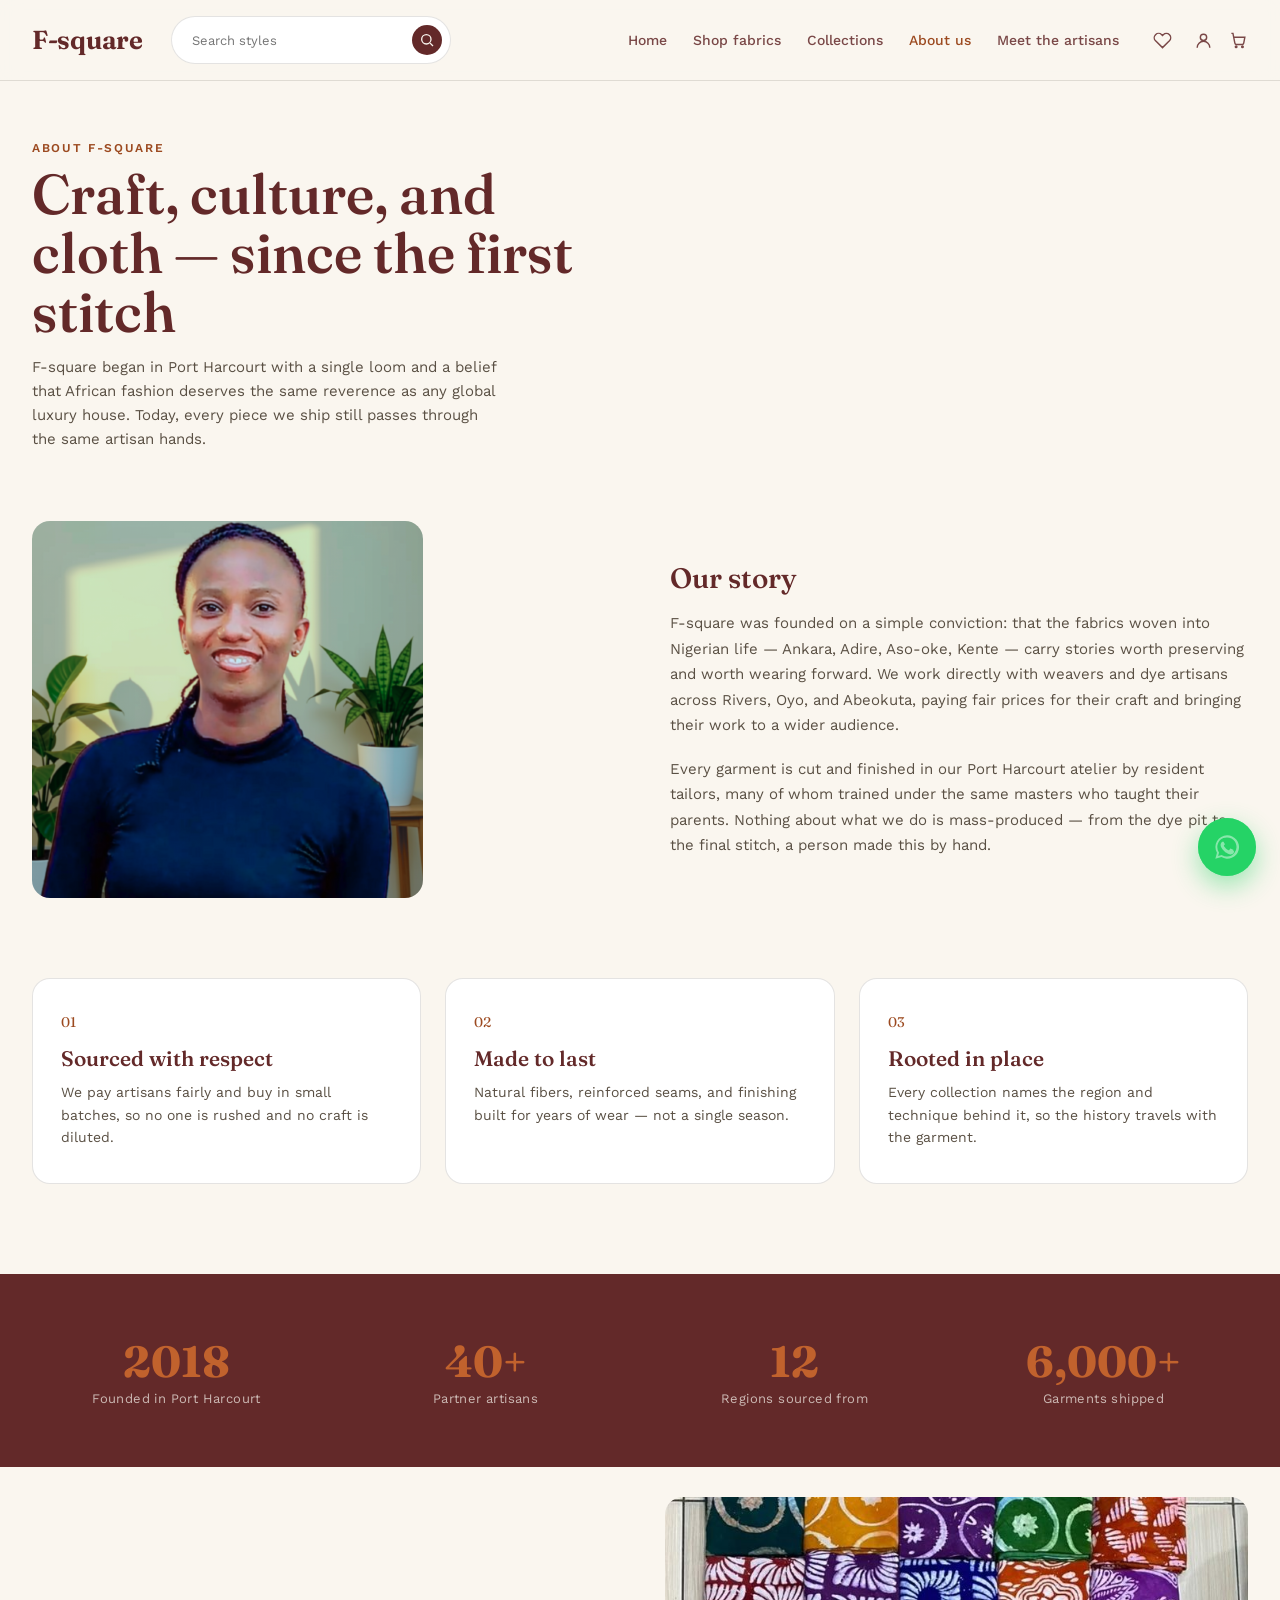
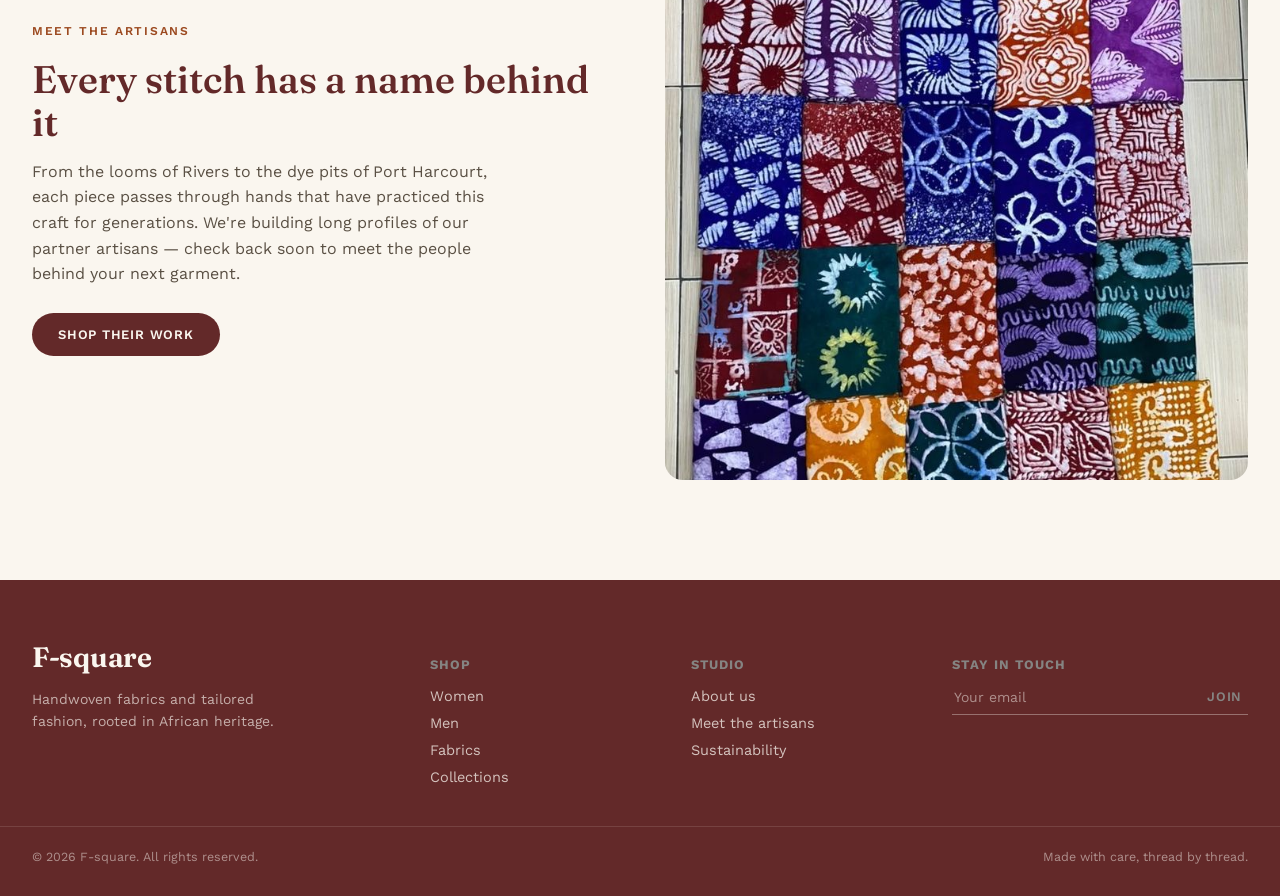
<file: about.html>
<!DOCTYPE html>
<html lang="en">
<head>
<meta charset="UTF-8">
<meta name="viewport" content="width=device-width, initial-scale=1.0">
<title>About us — F-square</title>
<link rel="preconnect" href="https://fonts.googleapis.com">
<link rel="preconnect" href="https://fonts.gstatic.com" crossorigin>
<link href="https://fonts.googleapis.com/css2?family=Fraunces:opsz,wght@9..144,300;9..144,450;9..144,560;9..144,650&family=Work+Sans:wght@400;500;600;700&display=swap" rel="stylesheet">
<link rel="stylesheet" href="style.css">
</head>
<body>
  <!-- Preloader -->
<div id="preloader">
  <div class="preloader-content">
    <h1 class="preloader-logo">F-square</h1>
    <div class="preloader-bar"></div>
  </div>
</div>

<header class="nav" id="nav">
  <div class="nav__inner">
    <a href="index.html" class="logo">F-square</a>
    <div class="nav__search">
  <!-- Added id="navSearchInput" -->
  <input type="text" id="navSearchInput" placeholder="Search styles" aria-label="Search styles">
  <button aria-label="Search" id="navSearchBtn">
    <svg width="16" height="16" viewBox="0 0 24 24" fill="none" stroke="currentColor" stroke-width="2"><circle cx="11" cy="11" r="7"/><line x1="21" y1="21" x2="16.65" y2="16.65"/></svg>
  </button>
</div>
    <nav class="nav__links">
      <a href="index.html">Home</a>
      <a href="shop.html">Shop fabrics</a>
      <a href="shop.html">Collections</a>
      <a href="about.html" class="is-active">About us</a>
      <a href="#artisans">Meet the artisans</a>
    </nav>
    <div class="nav__icons">
      <button aria-label="Wishlist"><svg width="19" height="19" viewBox="0 0 24 24" fill="none" stroke="currentColor" stroke-width="1.8"><path d="M20.8 4.6a5.5 5.5 0 0 0-7.8 0L12 5.6l-1-1a5.5 5.5 0 0 0-7.8 7.8l1 1L12 21l7.8-7.8 1-1a5.5 5.5 0 0 0 0-7.6z"/></svg></button>
      <a href="login.html" data-account-link aria-label="Account"><svg width="19" height="19" viewBox="0 0 24 24" fill="none" stroke="currentColor" stroke-width="1.8"><circle cx="12" cy="8" r="4"/><path d="M4 21c0-4.4 3.6-8 8-8s8 3.6 8 8"/></svg></a>
      <a href="cart.html" aria-label="Cart">
        <svg width="19" height="19" viewBox="0 0 24 24" fill="none" stroke="currentColor" stroke-width="1.8"><path d="M3 3h2l2.4 12.4a2 2 0 0 0 2 1.6h7.2a2 2 0 0 0 2-1.6L20 8H6"/><circle cx="9" cy="20" r="1"/><circle cx="17" cy="20" r="1"/></svg>
        <span class="nav__cart-count is-hidden" data-cart-count>0</span>
      </a>
    </div>
    <button class="nav__burger" id="burger" aria-label="Menu"><span></span><span></span><span></span></button>
  </div>
</header>

<main>
  <div class="page-header">
    <span class="eyebrow">About F-square</span>
    <h1>Craft, culture, and cloth — since the first stitch</h1>
    <p>F-square began in Port Harcourt with a single loom and a belief that African fashion deserves the same reverence as any global luxury house. Today, every piece we ship still passes through the same artisan hands.</p>
  </div>

  <section class="about-story">
    <img src="Pics/Pics/Untitled design.png" alt="Artisan at the loom">
    <div class="about-story__copy">
      <h2 style="font-size:28px;margin-bottom:16px;">Our story</h2>
      <p>F-square was founded on a simple conviction: that the fabrics woven into Nigerian life — Ankara, Adire, Aso-oke, Kente — carry stories worth preserving and worth wearing forward. We work directly with weavers and dye artisans across Rivers, Oyo, and Abeokuta, paying fair prices for their craft and bringing their work to a wider audience.</p>
      <p>Every garment is cut and finished in our Port Harcourt atelier by resident tailors, many of whom trained under the same masters who taught their parents. Nothing about what we do is mass-produced — from the dye pit to the final stitch, a person made this by hand.</p>
    </div>
  </section>

  <section class="about-values">
    <div class="value-card">
      <span class="value-num">01</span>
      <h3>Sourced with respect</h3>
      <p>We pay artisans fairly and buy in small batches, so no one is rushed and no craft is diluted.</p>
    </div>
    <div class="value-card">
      <span class="value-num">02</span>
      <h3>Made to last</h3>
      <p>Natural fibers, reinforced seams, and finishing built for years of wear — not a single season.</p>
    </div>
    <div class="value-card">
      <span class="value-num">03</span>
      <h3>Rooted in place</h3>
      <p>Every collection names the region and technique behind it, so the history travels with the garment.</p>
    </div>
  </section>

  <section class="about-stats">
    <div class="about-stats__grid">
      <div><strong>2018</strong><span>Founded in Port Harcourt</span></div>
      <div><strong>40+</strong><span>Partner artisans</span></div>
      <div><strong>12</strong><span>Regions sourced from</span></div>
      <div><strong>6,000+</strong><span>Garments shipped</span></div>
    </div>
  </section>

  <section class="artisans" id="artisans">
    <div class="artisans__copy">
      <span class="eyebrow">Meet the artisans</span>
      <h2>Every stitch has a name behind it</h2>
      <p>From the looms of Rivers to the dye pits of Port Harcourt, each piece passes through hands that have practiced this craft for generations. We're building long profiles of our partner artisans — check back soon to meet the people behind your next garment.</p>
      <a href="shop.html" class="btn btn--dark">Shop their work</a>
    </div>
    <div class="artisans__img">
      <img src="Pics/Pics/✨Hello Stylish Fam ✨😊 Handmade, authentic….jpg" alt="Tailor cutting fabric">
    </div>
  </section>
</main>

<footer class="footer">
  <div class="footer__grid">
    <div class="footer__col footer__brand">
      <span class="logo logo--light">F-square</span>
      <p>Handwoven fabrics and tailored fashion, rooted in African heritage.</p>
    </div>
    <a class="whatsapp-float" href="https://wa.me/2348000000000?text=Hi%20F-square%2C%20I%27d%20like%20to%20ask%20about%20your%20fabrics" target="_blank" rel="noopener" aria-label="Chat with us on WhatsApp">
      <span class="whatsapp-float__ping"></span>
      <svg viewBox="0 0 24 24" fill="currentColor"><path d="M17.5 14.4c-.3-.1-1.7-.9-2-1-.3-.1-.5-.1-.7.1-.2.3-.8 1-.9 1.1-.2.2-.3.2-.6.1-.3-.1-1.2-.5-2.3-1.5-.9-.8-1.4-1.7-1.6-2-.2-.3 0-.5.1-.6.1-.1.3-.3.4-.5.1-.1.2-.3.3-.5.1-.2 0-.4 0-.5C10 9.8 9.5 8.5 9.3 8c-.2-.5-.4-.4-.6-.4h-.5c-.2 0-.5.1-.7.3-.3.3-1 1-1 2.4s1 2.8 1.2 3c.1.2 2 3 4.8 4.3.7.3 1.2.5 1.6.6.7.2 1.3.2 1.8.1.5-.1 1.7-.7 1.9-1.4.2-.7.2-1.2.2-1.4-.1-.1-.3-.2-.6-.3z"/><path d="M12 2a10 10 0 0 0-8.6 15L2 22l5.2-1.4A10 10 0 1 0 12 2zm0 18.2a8.2 8.2 0 0 1-4.2-1.1l-.3-.2-3.1.8.8-3-.2-.3A8.2 8.2 0 1 1 12 20.2z"/></svg>
    </a>
    <div class="footer__col">
      <h4>Shop</h4>
      <a href="shop.html?category=women">Women</a>
      <a href="shop.html?category=men">Men</a>
      <a href="shop.html?category=fabric">Fabrics</a>
      <a href="shop.html">Collections</a>
    </div>
    <div class="footer__col">
      <h4>Studio</h4>
      <a href="about.html">About us</a>
      <a href="#artisans">Meet the artisans</a>
      <a href="#">Sustainability</a>
    </div>
    <div class="footer__col">
      <h4>Stay in touch</h4>
      <form id="newsletter" class="footer__form" onsubmit="return false;">
        <input type="email" placeholder="Your email" required>
        <button type="submit">Join</button>
      </form>
    </div>
  </div>
  <div class="footer__bottom">
    <span>© 2026 F-square. All rights reserved.</span>
    <span>Made with care, thread by thread.</span>
  </div>
</footer>

<script src="products.js"></script>
<script src="cart.js"></script>
<script src="nav.js"></script>
<script src="search.js"></script>

<script>
  // This logic runs as soon as the script is reached, 
  // ignoring whether images are broken or still loading.
  (function() {
    const preloader = document.getElementById('preloader');
    
    if (preloader) {
      // 1. Force a fade after 1 second no matter what
      setTimeout(() => {
        preloader.style.transition = "opacity 0.6s ease";
        preloader.style.opacity = "0";
        
        // 2. Remove it from view so you can click buttons
        setTimeout(() => {
          preloader.style.display = "none";
          preloader.style.visibility = "hidden";
        }, 600);
      }, 1000); 
    }
  })();
</script>
</body>
</html>
</file>
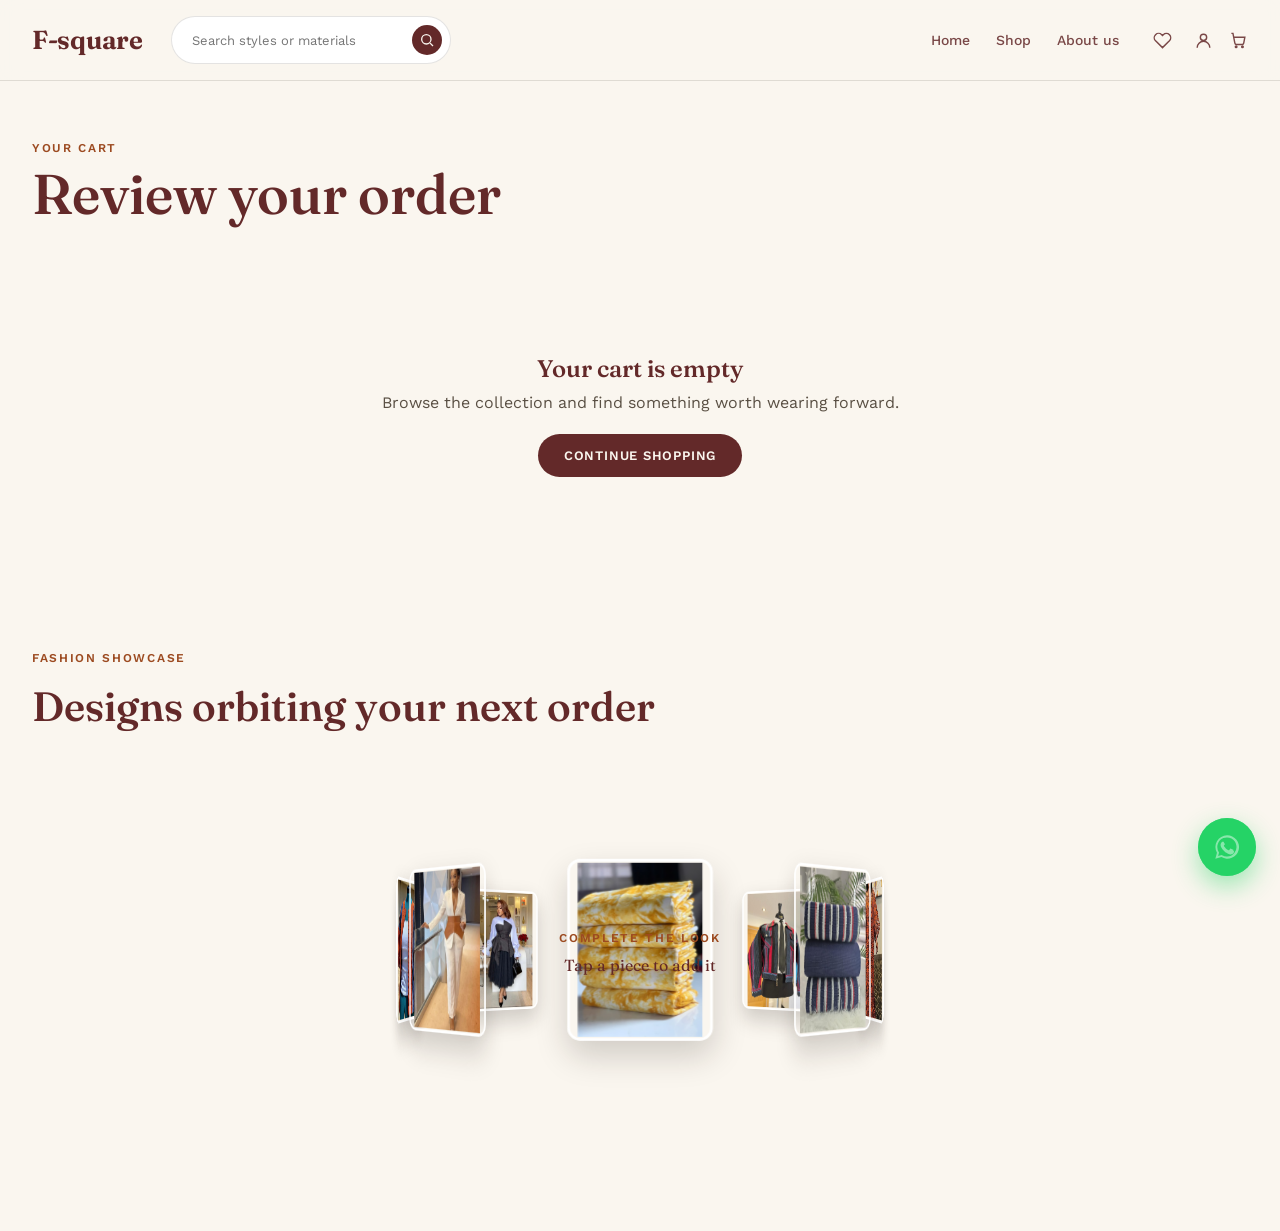
<file: cart.html>
<!DOCTYPE html>
<html lang="en">
<head>
<meta charset="UTF-8">
<meta name="viewport" content="width=device-width, initial-scale=1.0">
<title>Your cart — F-square</title>
<link rel="preconnect" href="https://fonts.googleapis.com">
<link rel="preconnect" href="https://fonts.gstatic.com" crossorigin>
<link href="https://fonts.googleapis.com/css2?family=Fraunces:opsz,wght@9..144,300;9..144,450;9..144,560;9..144,650&family=Work+Sans:wght@400;500;600;700&display=swap" rel="stylesheet">
<link rel="stylesheet" href="style.css">
</head>
<body>
  <!-- Preloader -->
<div id="preloader">
  <div class="preloader-content">
    <h1 class="preloader-logo">F-square</h1>
    <div class="preloader-bar"></div>
  </div>
</div>

<header class="nav" id="nav">
  <div class="nav__inner">
    <a href="index.html" class="logo">F-square</a>
    <div class="nav__search">
      <input type="text" id="navSearchInput" placeholder="Search styles or materials" aria-label="Search styles">
      <button aria-label="Search" id="navSearchBtn">
        <svg width="16" height="16" viewBox="0 0 24 24" fill="none" stroke="currentColor" stroke-width="2"><circle cx="11" cy="11" r="7"/><line x1="21" y1="21" x2="16.65" y2="16.65"/></svg>
      </button>
    </div>
    <nav class="nav__links">
      <a href="index.html">Home</a>
      <a href="shop.html">Shop</a>
      <a href="about.html">About us</a>
    </nav>
    <div class="nav__icons">
      <button aria-label="Wishlist"><svg width="19" height="19" viewBox="0 0 24 24" fill="none" stroke="currentColor" stroke-width="1.8"><path d="M20.8 4.6a5.5 5.5 0 0 0-7.8 0L12 5.6l-1-1a5.5 5.5 0 0 0-7.8 7.8l1 1L12 21l7.8-7.8 1-1a5.5 5.5 0 0 0 0-7.6z"/></svg></button>
      <a href="login.html" data-account-link aria-label="Account"><svg width="19" height="19" viewBox="0 0 24 24" fill="none" stroke="currentColor" stroke-width="1.8"><circle cx="12" cy="8" r="4"/><path d="M4 21c0-4.4 3.6-8 8-8s8 3.6 8 8"/></svg></a>
      <a href="cart.html" aria-label="Cart" class="is-active">
        <svg width="19" height="19" viewBox="0 0 24 24" fill="none" stroke="currentColor" stroke-width="1.8"><path d="M3 3h2l2.4 12.4a2 2 0 0 0 2 1.6h7.2a2 2 0 0 0 2-1.6L20 8H6"/><circle cx="9" cy="20" r="1"/><circle cx="17" cy="20" r="1"/></svg>
        <span class="nav__cart-count" data-cart-count>0</span>
      </a>
    </div>
  </div>
</header>

<main>
  <div class="page-header">
    <span class="eyebrow">Your cart</span>
    <h1>Review your order</h1>
  </div>

  <div class="cart-layout" id="cartLayout">
    <!-- Content injected by cart.js -->
  </div>
  <a class="whatsapp-float" href="https://wa.me/2348000000000?text=Hi%20F-square%2C%20I%27d%20like%20to%20ask%20about%20your%20fabrics" target="_blank" rel="noopener" aria-label="Chat with us on WhatsApp">
        <span class="whatsapp-float__ping"></span>
        <svg viewBox="0 0 24 24" fill="currentColor"><path d="M17.5 14.4c-.3-.1-1.7-.9-2-1-.3-.1-.5-.1-.7.1-.2.3-.8 1-.9 1.1-.2.2-.3.2-.6.1-.3-.1-1.2-.5-2.3-1.5-.9-.8-1.4-1.7-1.6-2-.2-.3 0-.5.1-.6.1-.1.3-.3.4-.5.1-.1.2-.3.3-.5.1-.2 0-.4 0-.5C10 9.8 9.5 8.5 9.3 8c-.2-.5-.4-.4-.6-.4h-.5c-.2 0-.5.1-.7.3-.3.3-1 1-1 2.4s1 2.8 1.2 3c.1.2 2 3 4.8 4.3.7.3 1.2.5 1.6.6.7.2 1.3.2 1.8.1.5-.1 1.7-.7 1.9-1.4.2-.7.2-1.2.2-1.4-.1-.1-.3-.2-.6-.3z"/><path d="M12 2a10 10 0 0 0-8.6 15L2 22l5.2-1.4A10 10 0 1 0 12 2zm0 18.2a8.2 8.2 0 0 1-4.2-1.1l-.3-.2-3.1.8.8-3-.2-.3A8.2 8.2 0 1 1 12 20.2z"/></svg>
      </a>  
  <section class="fashion-orbit-section">
    <div class="track-heading">
      <span class="eyebrow">Fashion showcase</span>
      <h2>Designs orbiting your next order</h2>
    </div>
    <div id="fashionOrbit"><!-- Content injected by cart.js --></div>
  </section>
</main>

<script src="products.js"></script>
<script src="cart.js"></script>
<script src="search.js"></script>

<script>
  // This logic runs as soon as the script is reached, 
  // ignoring whether images are broken or still loading.
  (function() {
    const preloader = document.getElementById('preloader');
    
    if (preloader) {
      // 1. Force a fade after 1 second no matter what
      setTimeout(() => {
        preloader.style.transition = "opacity 0.6s ease";
        preloader.style.opacity = "0";
        
        // 2. Remove it from view so you can click buttons
        setTimeout(() => {
          preloader.style.display = "none";
          preloader.style.visibility = "hidden";
        }, 600);
      }, 1000); 
    }
  })();
</script>
</body>
</html>
</file>
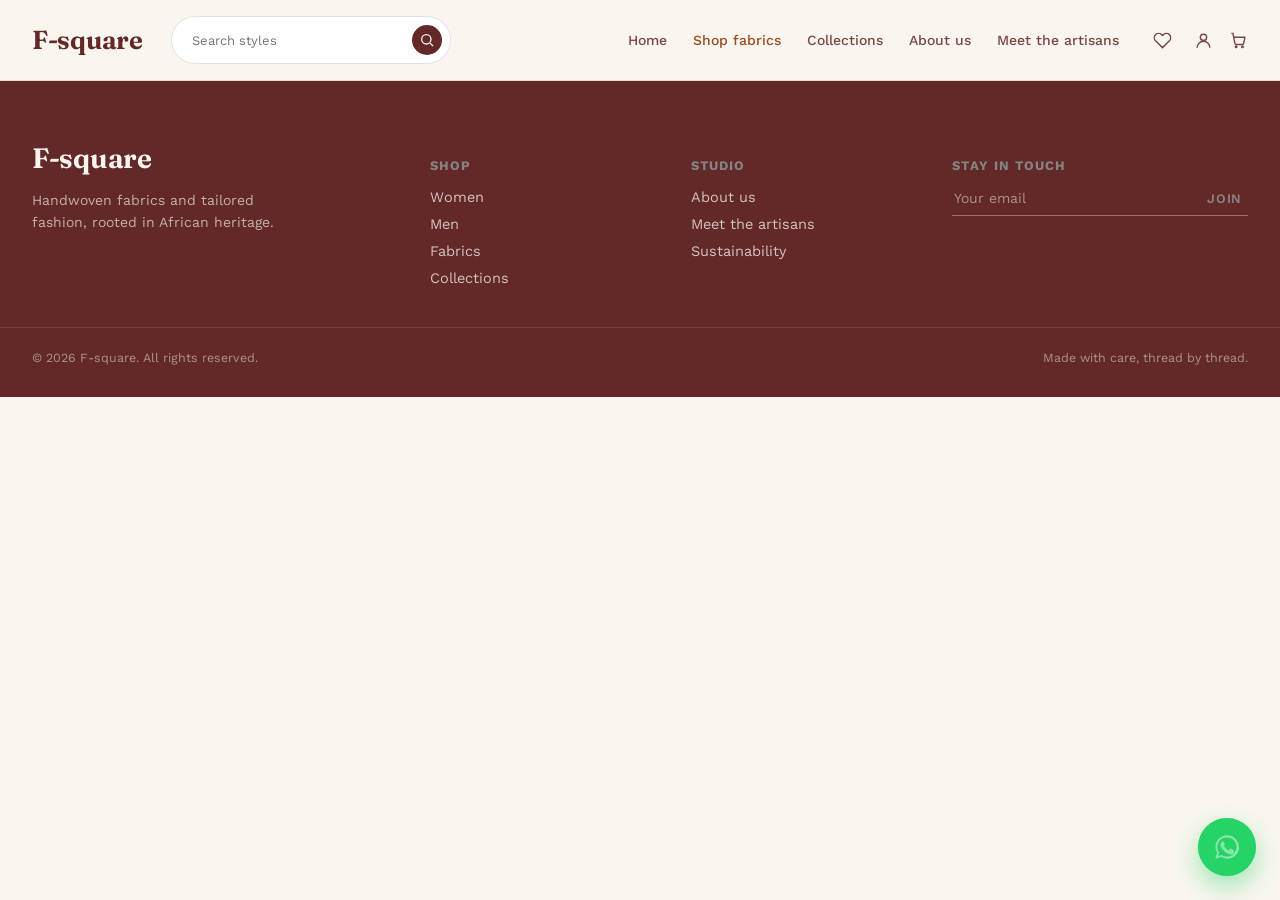
<file: product.html>
<!DOCTYPE html>
<html lang="en">
<head>
<meta charset="UTF-8">
<meta name="viewport" content="width=device-width, initial-scale=1.0">
<title>Product — F-square</title>
<link rel="preconnect" href="https://fonts.googleapis.com">
<link rel="preconnect" href="https://fonts.gstatic.com" crossorigin>
<link href="https://fonts.googleapis.com/css2?family=Fraunces:opsz,wght@9..144,300;9..144,450;9..144,560;9..144,650&family=Work+Sans:wght@400;500;600;700&display=swap" rel="stylesheet">
<link rel="stylesheet" href="style.css">
</head>
<body>
<!-- Preloader -->
<div id="preloader">
  <div class="preloader-content">
    <h1 class="preloader-logo">F-square</h1>
    <div class="preloader-bar"></div>
  </div>
</div>
<header class="nav" id="nav">
  <div class="nav__inner">
    <a href="index.html" class="logo">F-square</a>
    <div class="nav__search">
  <!-- Added id="navSearchInput" -->
  <input type="text" id="navSearchInput" placeholder="Search styles" aria-label="Search styles">
  <button aria-label="Search" id="navSearchBtn">
    <svg width="16" height="16" viewBox="0 0 24 24" fill="none" stroke="currentColor" stroke-width="2"><circle cx="11" cy="11" r="7"/><line x1="21" y1="21" x2="16.65" y2="16.65"/></svg>
  </button>
</div>
    <nav class="nav__links">
      <a href="index.html">Home</a>
      <a href="shop.html" class="is-active">Shop fabrics</a>
      <a href="shop.html">Collections</a>
      <a href="about.html">About us</a>
      <a href="about.html#artisans">Meet the artisans</a>
    </nav>
    <div class="nav__icons">
      <button aria-label="Wishlist"><svg width="19" height="19" viewBox="0 0 24 24" fill="none" stroke="currentColor" stroke-width="1.8"><path d="M20.8 4.6a5.5 5.5 0 0 0-7.8 0L12 5.6l-1-1a5.5 5.5 0 0 0-7.8 7.8l1 1L12 21l7.8-7.8 1-1a5.5 5.5 0 0 0 0-7.6z"/></svg></button>
      <a href="account.html" data-account-link aria-label="Account"><svg width="19" height="19" viewBox="0 0 24 24" fill="none" stroke="currentColor" stroke-width="1.8"><circle cx="12" cy="8" r="4"/><path d="M4 21c0-4.4 3.6-8 8-8s8 3.6 8 8"/></svg></a>
      <a href="cart.html" aria-label="Cart">
        <svg width="19" height="19" viewBox="0 0 24 24" fill="none" stroke="currentColor" stroke-width="1.8"><path d="M3 3h2l2.4 12.4a2 2 0 0 0 2 1.6h7.2a2 2 0 0 0 2-1.6L20 8H6"/><circle cx="9" cy="20" r="1"/><circle cx="17" cy="20" r="1"/></svg>
        <span class="nav__cart-count is-hidden" data-cart-count>0</span>
      </a>
    </div>
    <button class="nav__burger" id="burger" aria-label="Menu"><span></span><span></span><span></span></button>
  </div>
</header>

<section class="product-page">

    <!-- populated by js/product.js -->
  </div>

<footer class="footer">
  <div class="footer__grid">
    <div class="footer__col footer__brand">
      <span class="logo logo--light">F-square</span>
      <p>Handwoven fabrics and tailored fashion, rooted in African heritage.</p>
    </div>
    <div class="footer__col">
      <h4>Shop</h4>
      <a href="shop.html?category=women">Women</a>
      <a href="shop.html?category=men">Men</a>
      <a href="shop.html?category=fabric">Fabrics</a>
      <a href="shop.html">Collections</a>
    </div>
    <a class="whatsapp-float" href="https://wa.me/2348000000000?text=Hi%20F-square%2C%20I%27d%20like%20to%20ask%20about%20your%20fabrics" target="_blank" rel="noopener" aria-label="Chat with us on WhatsApp">
      <span class="whatsapp-float__ping"></span>
      <svg viewBox="0 0 24 24" fill="currentColor"><path d="M17.5 14.4c-.3-.1-1.7-.9-2-1-.3-.1-.5-.1-.7.1-.2.3-.8 1-.9 1.1-.2.2-.3.2-.6.1-.3-.1-1.2-.5-2.3-1.5-.9-.8-1.4-1.7-1.6-2-.2-.3 0-.5.1-.6.1-.1.3-.3.4-.5.1-.1.2-.3.3-.5.1-.2 0-.4 0-.5C10 9.8 9.5 8.5 9.3 8c-.2-.5-.4-.4-.6-.4h-.5c-.2 0-.5.1-.7.3-.3.3-1 1-1 2.4s1 2.8 1.2 3c.1.2 2 3 4.8 4.3.7.3 1.2.5 1.6.6.7.2 1.3.2 1.8.1.5-.1 1.7-.7 1.9-1.4.2-.7.2-1.2.2-1.4-.1-.1-.3-.2-.6-.3z"/><path d="M12 2a10 10 0 0 0-8.6 15L2 22l5.2-1.4A10 10 0 1 0 12 2zm0 18.2a8.2 8.2 0 0 1-4.2-1.1l-.3-.2-3.1.8.8-3-.2-.3A8.2 8.2 0 1 1 12 20.2z"/></svg>
    </a>
    <div class="footer__col">
      <h4>Studio</h4>
      <a href="about.html">About us</a>
      <a href="about.html#artisans">Meet the artisans</a>
      <a href="#">Sustainability</a>
    </div>
    <div class="footer__col">
      <h4>Stay in touch</h4>
      <form id="newsletter" class="footer__form" onsubmit="return false;">
        <input type="email" placeholder="Your email" required>
        <button type="submit">Join</button>
      </form>
    </div>
  </div>
  <div class="footer__bottom">
    <span>© 2026 F-square. All rights reserved.</span>
    <span>Made with care, thread by thread.</span>
  </div>
</footer>

<script src="products.js"></script>
<script src="search.js"></script>
<script src="nav.js"></script>

<script>
  // This logic runs as soon as the script is reached, 
  // ignoring whether images are broken or still loading.
  (function() {
    const preloader = document.getElementById('preloader');
    
    if (preloader) {
      // 1. Force a fade after 1 second no matter what
      setTimeout(() => {
        preloader.style.transition = "opacity 0.6s ease";
        preloader.style.opacity = "0";
        
        // 2. Remove it from view so you can click buttons
        setTimeout(() => {
          preloader.style.display = "none";
          preloader.style.visibility = "hidden";
        }, 600);
      }, 1000); 
    }
  })();
</script>
</body>
</html>
</file>
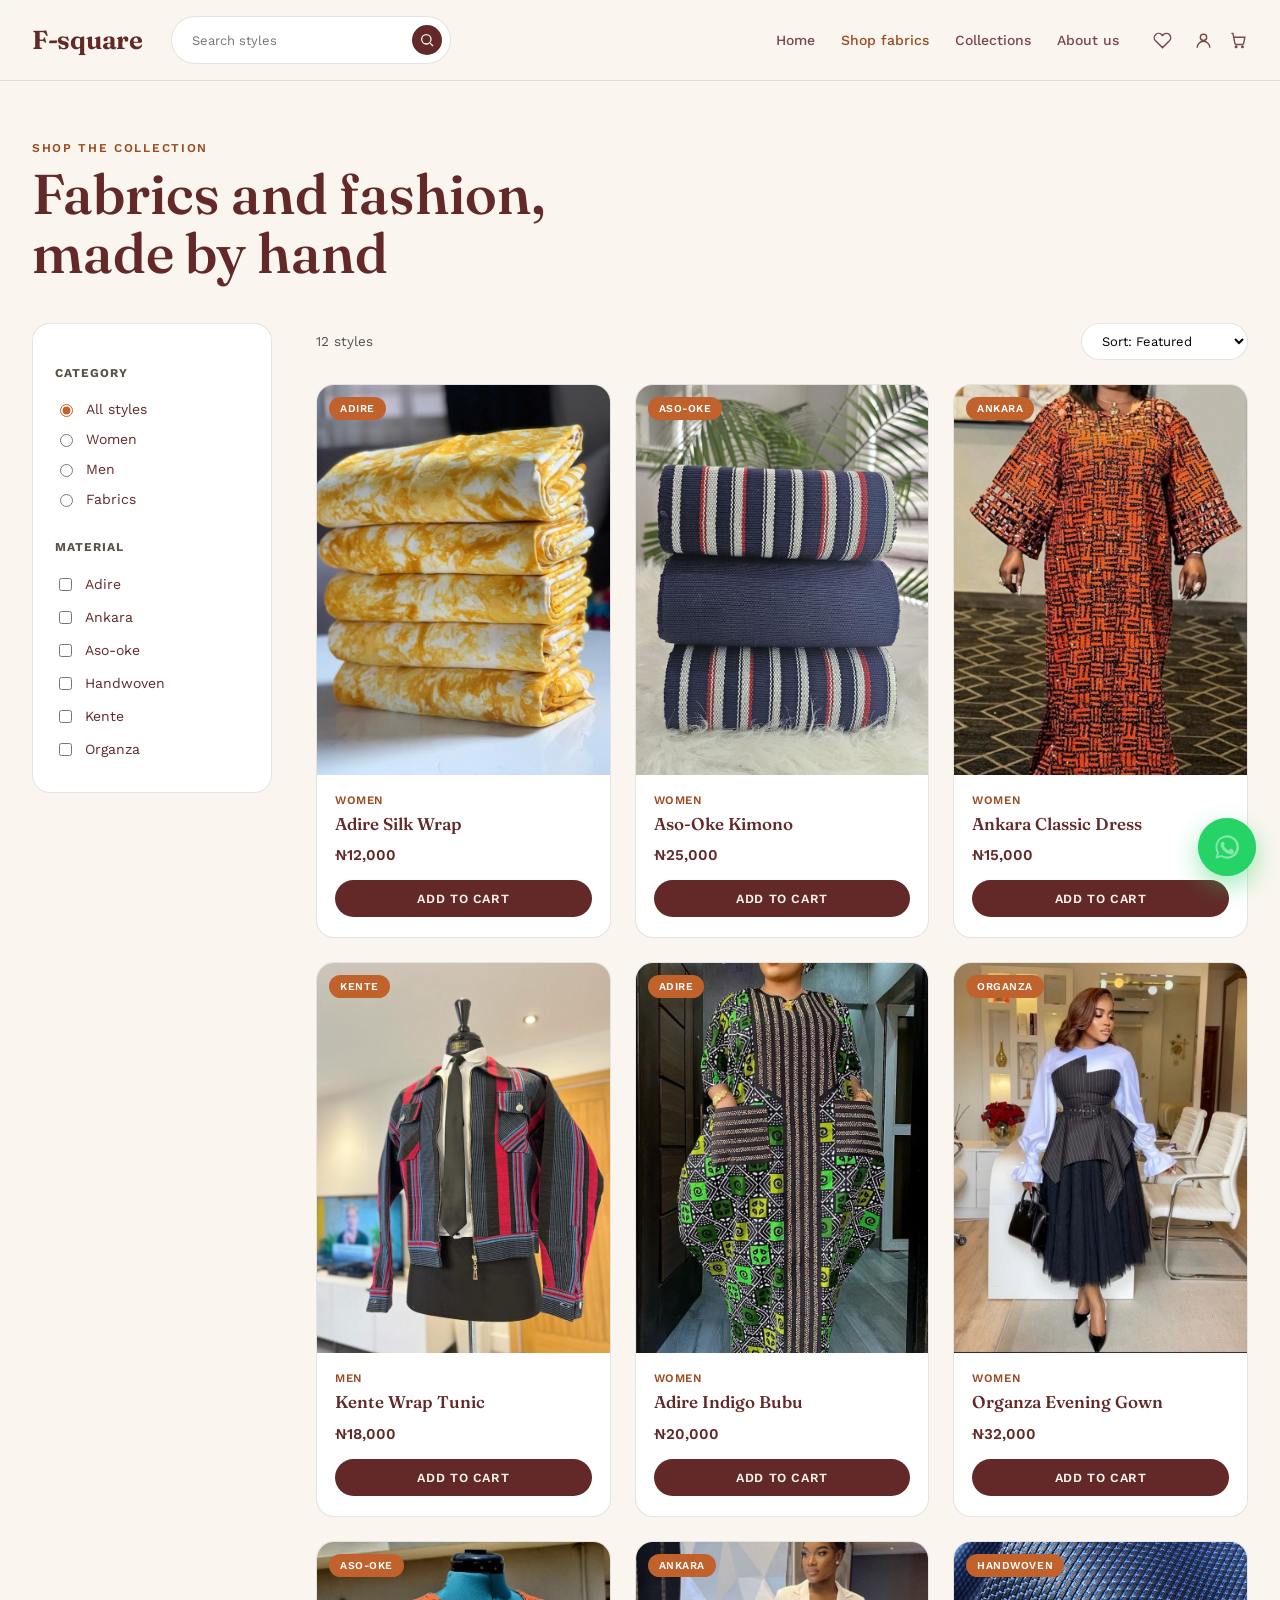
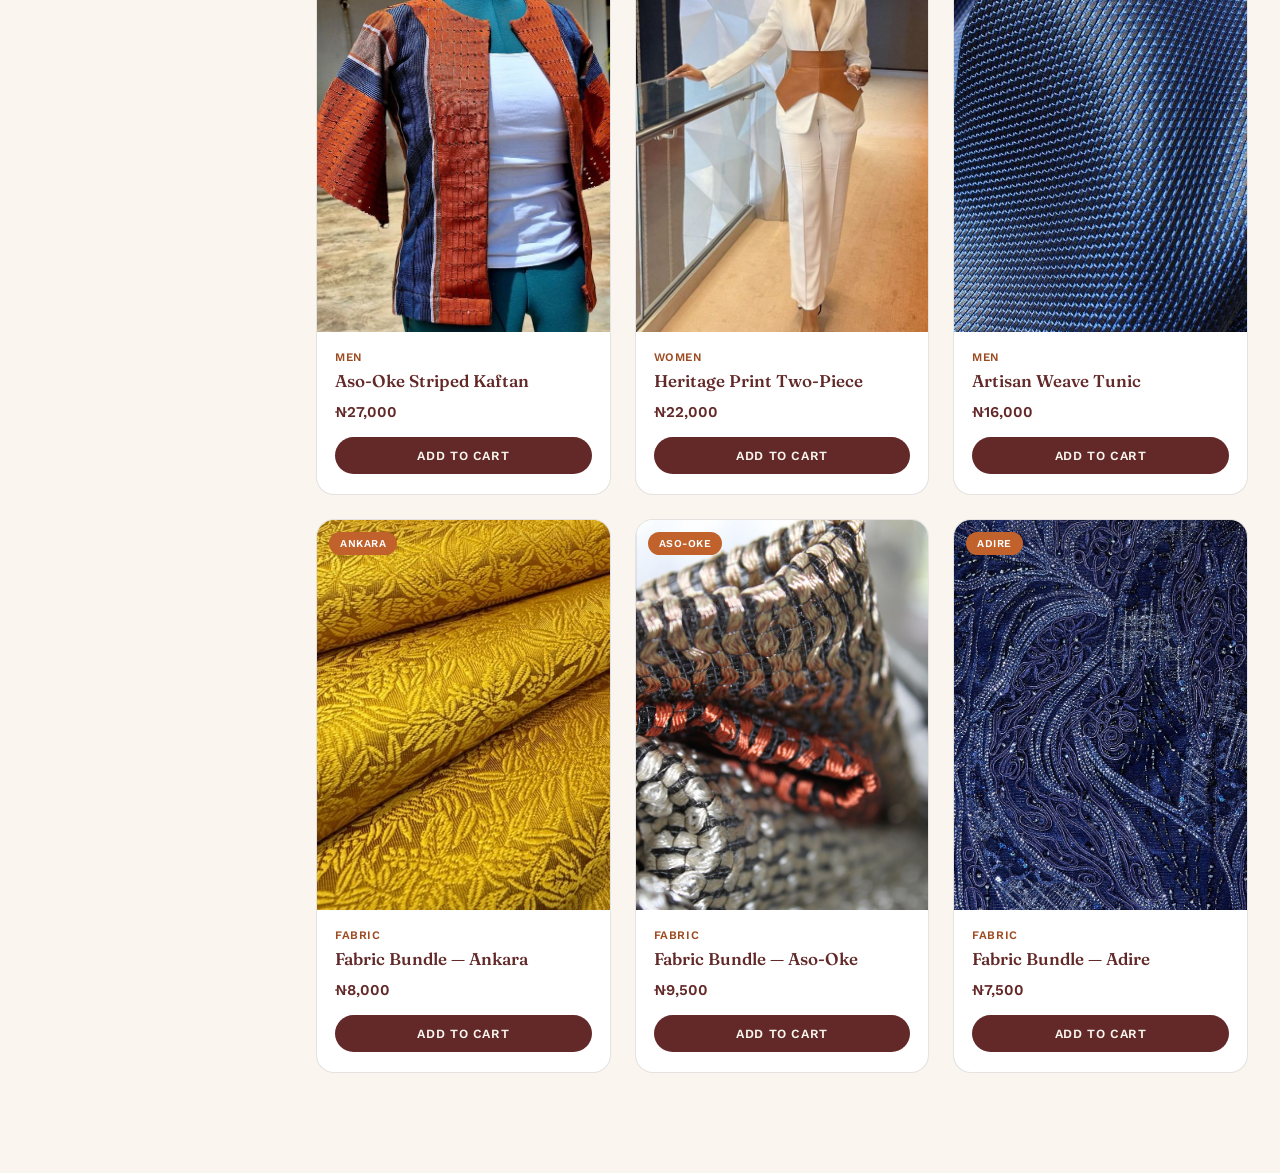
<file: shop.html>
<!DOCTYPE html>
<html lang="en">
<head>
<meta charset="UTF-8">
<meta name="viewport" content="width=device-width, initial-scale=1.0">
<title>Shop — F-square</title>
<link rel="preconnect" href="https://fonts.googleapis.com">
<link rel="preconnect" href="https://fonts.gstatic.com" crossorigin>
<link href="https://fonts.googleapis.com/css2?family=Fraunces:opsz,wght@9..144,300;9..144,450;9..144,560;9..144,650&family=Work+Sans:wght@400;500;600;700&display=swap" rel="stylesheet">
<link rel="stylesheet" href="style.css">
</head>
<body>
<!-- Preloader -->
<div id="preloader">
  <div class="preloader-content">
    <h1 class="preloader-logo">F-square</h1>
    <div class="preloader-bar"></div>
  </div>
</div>
<header class="nav" id="nav">
  <div class="nav__inner">
    <a href="index.html" class="logo">F-square</a>
    <div class="nav__search">
  <!-- Added id="navSearchInput" -->
  <input type="text" id="navSearchInput" placeholder="Search styles" aria-label="Search styles">
  <button aria-label="Search" id="navSearchBtn">
    <svg width="16" height="16" viewBox="0 0 24 24" fill="none" stroke="currentColor" stroke-width="2"><circle cx="11" cy="11" r="7"/><line x1="21" y1="21" x2="16.65" y2="16.65"/></svg>
  </button>
</div>
    <nav class="nav__links">
      <a href="index.html">Home</a>
      <a href="shop.html" class="is-active">Shop fabrics</a>
      <a href="shop.html">Collections</a>
      <a href="about.html">About us</a>
    </nav>
    <div class="nav__icons">
      <button aria-label="Wishlist"><svg width="19" height="19" viewBox="0 0 24 24" fill="none" stroke="currentColor" stroke-width="1.8"><path d="M20.8 4.6a5.5 5.5 0 0 0-7.8 0L12 5.6l-1-1a5.5 5.5 0 0 0-7.8 7.8l1 1L12 21l7.8-7.8 1-1a5.5 5.5 0 0 0 0-7.6z"/></svg></button>
      <a href="login.html" data-account-link aria-label="Account"><svg width="19" height="19" viewBox="0 0 24 24" fill="none" stroke="currentColor" stroke-width="1.8"><circle cx="12" cy="8" r="4"/><path d="M4 21c0-4.4 3.6-8 8-8s8 3.6 8 8"/></svg></a>
      <a href="cart.html" aria-label="Cart" class="nav__cart-link">
        <svg width="19" height="19" viewBox="0 0 24 24" fill="none" stroke="currentColor" stroke-width="1.8"><path d="M3 3h2l2.4 12.4a2 2 0 0 0 2 1.6h7.2a2 2 0 0 0 2-1.6L20 8H6"/><circle cx="9" cy="20" r="1"/><circle cx="17" cy="20" r="1"/></svg>
        <span class="nav__cart-count is-hidden" data-cart-count>0</span>
      </a>
    </div>
  </div>
</header>

<main>
  <div class="page-header">
    <span class="eyebrow">Shop the collection</span>
    <h1>Fabrics and fashion, made by hand</h1>
  </div>

  <div class="shop-layout">
    <aside class="shop-filters">
      <h4>Category</h4>
      <div class="filter-group" id="categoryFilters">
        <label class="filter-option"><input type="radio" name="category" value="all" checked> All styles</label>
        <label class="filter-option"><input type="radio" name="category" value="women"> Women</label>
        <label class="filter-option"><input type="radio" name="category" value="men"> Men</label>
        <label class="filter-option"><input type="radio" name="category" value="fabric"> Fabrics</label>
      </div>
      <h4>Material</h4>
      <div class="filter-group" id="fabricFilters">
        <!-- populated by shop.js from PRODUCTS -->
      </div>
    </aside>
    <a class="whatsapp-float" href="https://wa.me/2348000000000?text=Hi%20F-square%2C%20I%27d%20like%20to%20ask%20about%20your%20fabrics" target="_blank" rel="noopener" aria-label="Chat with us on WhatsApp">
          <span class="whatsapp-float__ping"></span>
          <svg viewBox="0 0 24 24" fill="currentColor"><path d="M17.5 14.4c-.3-.1-1.7-.9-2-1-.3-.1-.5-.1-.7.1-.2.3-.8 1-.9 1.1-.2.2-.3.2-.6.1-.3-.1-1.2-.5-2.3-1.5-.9-.8-1.4-1.7-1.6-2-.2-.3 0-.5.1-.6.1-.1.3-.3.4-.5.1-.1.2-.3.3-.5.1-.2 0-.4 0-.5C10 9.8 9.5 8.5 9.3 8c-.2-.5-.4-.4-.6-.4h-.5c-.2 0-.5.1-.7.3-.3.3-1 1-1 2.4s1 2.8 1.2 3c.1.2 2 3 4.8 4.3.7.3 1.2.5 1.6.6.7.2 1.3.2 1.8.1.5-.1 1.7-.7 1.9-1.4.2-.7.2-1.2.2-1.4-.1-.1-.3-.2-.6-.3z"/><path d="M12 2a10 10 0 0 0-8.6 15L2 22l5.2-1.4A10 10 0 1 0 12 2zm0 18.2a8.2 8.2 0 0 1-4.2-1.1l-.3-.2-3.1.8.8-3-.2-.3A8.2 8.2 0 1 1 12 20.2z"/></svg>
        </a>
    <section>
      <div class="shop-toolbar">
        <span class="shop-toolbar__count" id="shopCount"></span>
        <select id="shopSort">
          <option value="default">Sort: Featured</option>
          <option value="price-asc">Price: Low to high</option>
          <option value="price-desc">Price: High to low</option>
          <option value="name">Name: A–Z</option>
        </select>
      </div>
      <div class="product-grid" id="productGrid">
        <!-- populated by shop.js from PRODUCTS -->
      </div>
    </section>
  </div>
</main>

<script src="products.js"></script>
<script src="shop.js"></script>
<script src="cart.js"></script>
<script src="search.js"></script>
<script>
  // This logic runs as soon as the script is reached, 
  // ignoring whether images are broken or still loading.
  (function() {
    const preloader = document.getElementById('preloader');
    
    if (preloader) {
      // 1. Force a fade after 1 second no matter what
      setTimeout(() => {
        preloader.style.transition = "opacity 0.6s ease";
        preloader.style.opacity = "0";
        
        // 2. Remove it from view so you can click buttons
        setTimeout(() => {
          preloader.style.display = "none";
          preloader.style.visibility = "hidden";
        }, 600);
      }, 1000); 
    }
  })();
</script>
</body>
</html>
</file>
<file: style.css>
/* ===================================================
   F-SQUARE — tokens
=================================================== */
:root{
  --cream:#FAF6EF;
  --cream-deep:#F1E9DB;
  --ink:#632929;
  --ink-soft:#5A5044;
  --terracotta:#C1622D;
  --terracotta-deep:#9C4A20;
  --gold:#858482;
  --olive:#5F6A4E;
  --line:rgba(34,27,20,0.12);
  --radius:18px;
  --radius-sm:10px;
  --shadow:0 14px 40px rgba(34,27,20,0.10);
  --ease:cubic-bezier(.22,1,.36,1);
  --maxw:1320px;
}

*,*::before,*::after{box-sizing:border-box;}
html{scroll-behavior:smooth;}
body{
  margin:0;
  font-family:'Work Sans', sans-serif;
  color:var(--ink);
  background:var(--cream);
  -webkit-font-smoothing:antialiased;
}
img{max-width:100%;display:block;}
a{color:inherit;text-decoration:none;}
h1,h2,h3{font-family:'Fraunces', serif; margin:0; font-weight:560;}
p{margin:0;}
ul{list-style:none;margin:0;padding:0;}
button{font-family:inherit;cursor:pointer;background:none;border:none;color:inherit;}

.eyebrow{
  display:inline-block;
  font-size:12px;
  letter-spacing:.14em;
  text-transform:uppercase;
  color:var(--terracotta-deep);
  font-weight:600;
  margin-bottom:10px;
}

.btn{
  display:inline-flex;
  align-items:center;
  justify-content:center;
  gap:8px;
  padding:14px 26px;
  border-radius:100px;
  font-size:13px;
  letter-spacing:.06em;
  text-transform:uppercase;
  font-weight:600;
  transition:transform .35s var(--ease), background .3s ease, color .3s ease, box-shadow .3s ease;
  border:none;
  cursor:pointer;
}
.btn--dark{ background:var(--ink); color:var(--cream); }
.btn--dark:hover{ background:var(--terracotta); transform:translateY(-2px); box-shadow:var(--shadow); }
.btn--outline{ background:transparent; color:var(--ink); border:1.5px solid var(--ink); }
.btn--outline:hover{ background:var(--ink); color:var(--cream); transform:translateY(-2px); }
.btn--light{ background:var(--cream); color:var(--ink); }
.btn--light:hover{ background:var(--gold); transform:translateY(-2px); }
.btn:disabled{ opacity:.5; cursor:not-allowed; transform:none !important; box-shadow:none !important; }

/* ===================================================
   NAV
=================================================== */
.nav{
  position:sticky; top:0; z-index:100;
  background:rgba(250,246,239,0.85);
  backdrop-filter:blur(10px);
  border-bottom:1px solid var(--line);
}
.nav__inner{
  max-width:var(--maxw);
  margin:0 auto;
  padding:16px 32px;
  display:grid;
  grid-template-columns:auto 1fr auto auto;
  align-items:center;
  gap:28px;
}
.logo{
  font-family:'Fraunces', serif;
  font-size:26px;
  font-weight:650;
  letter-spacing:-.01em;
}
.logo--light{ color:var(--cream); font-size:28px; }

.nav__search{
  display:flex;
  align-items:center;
  background:#fff;
  border:1px solid var(--line);
  border-radius:100px;
  padding:8px 8px 8px 18px;
  max-width:280px;
  position:relative;
}
.nav__search input{
  border:none; outline:none; font-family:inherit; font-size:13px;
  width:100%; background:transparent; color:var(--ink);
}
.nav__search button{
  width:30px;height:30px;border-radius:50%;
  display:flex;align-items:center;justify-content:center;
  background:var(--ink); color:var(--cream); flex:none;
}

.nav__search-results{
  position:absolute;
  top:calc(100% + 10px);
  left:0; right:0;
  background:#fff;
  border-radius:var(--radius-sm);
  box-shadow:var(--shadow);
  border:1px solid var(--line);
  max-height:360px;
  overflow-y:auto;
  z-index:50;
  display:none;
}
.nav__search-results.is-open{ display:block; }
.nav__search-results a{
  display:flex; align-items:center; gap:12px;
  padding:10px 14px;
  border-bottom:1px solid var(--line);
  transition:background .2s ease;
}
.nav__search-results a:last-child{ border-bottom:none; }
.nav__search-results a:hover,
.nav__search-results a.is-active-result{ background:var(--cream-deep); }
.nav__search-results img{ width:40px; height:40px; object-fit:cover; border-radius:8px; flex:none; }
.nav__search-results .result-name{ font-size:13.5px; font-weight:500; }
.nav__search-results .result-price{ font-size:12px; color:var(--ink-soft); }
.nav__search-empty, .nav__search-loading{ padding:16px; font-size:13px; color:var(--ink-soft); text-align:center; }

.nav__links{ display:flex; gap:26px; font-size:14px; font-weight:500; white-space:nowrap; }
.nav__links a{ opacity:.85; transition:opacity .25s ease, color .25s ease; position:relative; }
.nav__links a:hover, .nav__links a.is-active{ opacity:1; color:var(--terracotta-deep); }
.has-caret{ display:inline-flex; align-items:center; gap:5px; }

.nav__icons{ display:flex; gap:16px; align-items:center; }
.nav__icons button, .nav__icons a{ opacity:.85; transition:opacity .25s, transform .25s; position:relative; display:inline-flex; }
.nav__icons button:hover, .nav__icons a:hover{ opacity:1; transform:translateY(-1px); }
.nav__cart-count{
  position:absolute; top:-8px; right:-8px;
  background:var(--terracotta); color:#fff;
  font-size:10px; font-weight:700;
  width:17px; height:17px; border-radius:50%;
  display:flex; align-items:center; justify-content:center;
}
.nav__cart-count.is-hidden{ display:none; }

.nav__burger{ display:none; flex-direction:column; gap:5px; width:26px; }
.nav__burger span{ height:2px; background:var(--ink); border-radius:2px; transition:transform .3s var(--ease), opacity .3s ease; }
.nav__burger.is-active span:nth-child(1){ transform:translateY(7px) rotate(45deg); }
.nav__burger.is-active span:nth-child(2){ opacity:0; }
.nav__burger.is-active span:nth-child(3){ transform:translateY(-7px) rotate(-45deg); }

.nav--mobile-open .nav__links{
  display:flex; position:absolute; left:0; right:0; top:100%;
  flex-direction:column; gap:0; background:var(--cream);
  border-bottom:1px solid var(--line); padding:8px 24px 18px;
  box-shadow:var(--shadow);
}
.nav--mobile-open .nav__links a{ padding:12px 0; border-bottom:1px solid var(--line); }
.nav--mobile-open .nav__links a:last-child{ border-bottom:none; }

/* ===================================================
   HERO BENTO
=================================================== */
.hero{ padding:20px 32px 0; }
.hero__grid{
  max-width:var(--maxw);
  margin:0 auto;
  display:grid;
  grid-template-columns:1.62fr 1fr;
  gap:18px;
  height:min(78vh, 620px);
}
.password-wrapper {
  position: relative;
  display: block;
}

.password-wrapper input {
  width: 100%;
  padding-right: 40px;
  box-sizing: border-box;
}

.toggle-btn {
  position: absolute;
  right: 10px;
  top: 50%;
  transform: translateY(-50%);
  border: none;
  background: none;
  cursor: pointer;
  color: #666;
  display: flex;
  align-items: center;
  padding: 0;
}

.toggle-btn:hover {
  color: #333;
}


.hero__main{
  position:relative;
  border-radius:var(--radius);
  overflow:hidden;
  background:#3a2f22;
}
.ripple-source{
  position:absolute; inset:0;
  width:100%; height:100%;
  object-fit:cover;
  visibility:hidden;
}
#rippleCanvas{
  position:absolute; inset:0;
  width:100%; height:100%;
  display:block;
}
.hero__main.is-loading #rippleCanvas{ opacity:0; }
.hero__main::before{
  content:"";
  position:absolute; inset:0;
  background:linear-gradient(180deg, rgba(0,0,0,.05), rgba(0,0,0,.55));
  z-index:1;
  pointer-events:none;
}
.hero__copy{
  position:absolute; left:0; top:0; right:0; bottom:0;
  z-index:2;
  padding:56px;
  display:flex;
  flex-direction:column;
  justify-content:center;
  gap:22px;
  pointer-events:none;
}
.hero__copy .btn{ pointer-events:auto; width:fit-content; }

.inflate-text{
  color:#fff;
  font-size:clamp(34px, 4.6vw, 58px);
  line-height:1.05;
  font-weight:560;
  display:flex;
  flex-direction:column;
}
.inflate-text .line{
  display:inline-block;
  opacity:0;
  transform:scale(.4);
  filter:blur(6px);
  transform-origin:left center;
  animation:inflate .9s var(--ease) forwards;
}
.inflate-text .line:nth-child(1){ animation-delay:.05s; }
.inflate-text .line:nth-child(2){ animation-delay:.22s; }
.inflate-text .line:nth-child(3){ animation-delay:.39s; }
.inflate-text .line:nth-child(4){ animation-delay:.56s; }
.inflate-text .accent{ color:var(--terracotta); }

@keyframes inflate{
  0%{ opacity:0; transform:scale(.35); filter:blur(10px); }
  60%{ opacity:1; transform:scale(1.08); filter:blur(0); }
  100%{ opacity:1; transform:scale(1); filter:blur(0); }
}

.inflate-fade{
  opacity:0;
  transform:translateY(14px);
  animation:fadeUp .8s var(--ease) forwards;
  animation-delay:.85s;
}
.hero__sub{
  color:rgba(255,255,255,.88);
  font-size:15px;
  max-width:380px;
  line-height:1.5;
}
@keyframes fadeUp{ to{ opacity:1; transform:translateY(0); } }

.hero__side{ display:grid; grid-template-rows:1fr 1fr; gap:18px; }
.hero__card{
  position:relative;
  border-radius:var(--radius);
  overflow:hidden;
  display:block;
}
.hero__card img{
  width:100%; height:100%; object-fit:cover;
  transition:transform .7s var(--ease);
}
.hero__card:hover img{ transform:scale(1.06); }
.hero__tag{
  position:absolute; top:20px; left:22px;
  font-family:'Fraunces', serif;
  font-size:20px;
  color:var(--ink);
  background:rgba(250,246,239,.92);
  padding:5px 16px;
  border-radius:100px;
}

/* ===================================================
   SECONDARY BENTO
=================================================== */
.secondary{ padding:70px 32px; }
.secondary__grid{
  max-width:var(--maxw);
  margin:0 auto;
  display:grid;
  grid-template-columns:1fr 1fr 1.15fr;
  gap:18px;
}
.feature-card{
  position:relative;
  border-radius:var(--radius);
  overflow:hidden;
  min-height:400px;
  display:block;
}
.feature-card img{
  position:absolute; inset:0;
  width:100%; height:100%; object-fit:cover;
}
.feature-card__scrim{
  position:absolute; inset:0;
  background:linear-gradient(180deg, transparent 40%, rgba(0,0,0,.62) 100%);
}
.feature-card__text{
  position:absolute; left:24px; bottom:24px; right:24px;
  display:flex; justify-content:space-between; align-items:flex-end;
  color:#fff;
}
.feature-card__text span{
  font-family:'Fraunces', serif;
  font-size:26px;
  line-height:1.15;
}
.feature-card__text svg{
  flex:none;
  width:38px; height:38px;
  padding:8px;
  border-radius:50%;
  background:rgba(255,255,255,.18);
  transition:transform .4s var(--ease), background .3s ease;
}
.feature-card:hover .feature-card__text svg{ transform:rotate(45deg); background:var(--terracotta); }

.stretch-card img{
  transition:transform .8s var(--ease);
  transform-origin:center;
}
.stretch-card:hover img{ transform:scale(1.12) skewX(-1deg); }

.wear-tradition{
  background:var(--ink);
  color:var(--cream);
  border-radius:var(--radius);
  padding:44px 40px;
  display:flex;
  flex-direction:column;
  justify-content:center;
  gap:18px;
}
.wear-tradition h2{ font-size:clamp(34px,3vw,44px); line-height:1.02; }
.wear-tradition p{ color:rgba(250,246,239,.72); font-size:15px; line-height:1.55; max-width:32ch; }
.wear-tradition .btn{ width:fit-content; }

.is-hidden { display: none; }

/* Preloader Styles */
#preloader {
  position: fixed;
  top: 0;
  left: 0;
  width: 100%;
  height: 100%;
  background-color: #fdfaf5; /* Cream background to match your brand */
  display: flex;
  justify-content: center;
  align-items: center;
  z-index: 9999; /* Stay on top of everything */
  transition: opacity 0.8s cubic-bezier(0.77, 0, 0.175, 1), visibility 0.8s;
}

.preloader-content {
  text-align: center;
}

.preloader-logo {
  font-family: 'Fraunces', serif;
  font-size: 3rem;
  color: #5d2621; /* Dark burgundy from your logo */
  margin: 0;
  letter-spacing: -0.02em;
  font-weight: 600;
  /* Animation: Subtle breathing effect */
  animation: logoPulse 2s ease-in-out infinite;
}

.preloader-bar {
  width: 0;
  height: 2px;
  background-color: #5d2621;
  margin: 10px auto 0;
  transition: width 0.4s ease;
  animation: barLoad 1.5s ease-in-out infinite;
}

/* Animations */
@keyframes logoPulse {
  0%, 100% { opacity: 0.6; transform: scale(0.98); }
  50% { opacity: 1; transform: scale(1); }
}

@keyframes barLoad {
  0% { width: 0; opacity: 0; }
  50% { width: 60px; opacity: 1; }
  100% { width: 0; opacity: 0; }
}

/* Class to hide preloader */
#preloader.preloader-hidden {
  opacity: 0;
  visibility: hidden;
}

/* ===================================================
   IMAGE TRACK SLIDESHOW
=================================================== */
.track-section{
  padding:90px 32px;
  background:var(--track-bg, var(--cream-deep));
  transition:background 1s var(--ease);
}
.track-heading{
  max-width:var(--maxw);
  margin:0 auto 40px;
  text-align:left;
}
.track-heading h2{ font-size:clamp(28px,3.2vw,42px); margin-top:6px; }

.track-wrap{
  max-width:var(--maxw);
  margin:0 auto;
  display:flex;
  align-items:center;
  gap:14px;
}
.track-viewport{ flex:1; overflow:hidden; border-radius:var(--radius); }
.track{
  display:flex;
  gap:18px;
  transition:transform .7s var(--ease);
  will-change:transform;
}
.track__slide{
  flex:0 0 clamp(240px, 34vw, 420px);
  height:clamp(260px, 32vw, 400px);
  border-radius:var(--radius);
  overflow:hidden;
  position:relative;
  filter:saturate(.85) brightness(.94);
  transform:scale(.94);
  transition:transform .6s var(--ease), filter .6s var(--ease);
}
.track__slide img{ width:100%; height:100%; object-fit:cover; }
.track__slide.is-active{ filter:saturate(1) brightness(1); transform:scale(1); }

.track-nav{
  flex:none;
  width:46px; height:46px;
  border-radius:50%;
  border:1.5px solid var(--ink);
  font-size:22px;
  display:flex;align-items:center;justify-content:center;
  transition:background .3s ease, color .3s ease, transform .3s ease;
}
.track-nav:hover{ background:var(--ink); color:var(--cream); transform:scale(1.05); }

.track-caption{
  max-width:var(--maxw);
  margin:34px auto 0;
  display:flex;
  justify-content:space-between;
  align-items:flex-end;
  gap:20px;
}
.track-caption__text h3{
  font-size:26px;
  margin-bottom:6px;
  transition:opacity .4s ease;
}
.track-caption__text p{ color:var(--ink-soft); max-width:46ch; font-size:14.5px; line-height:1.5; }
.track-dots{ display:flex; gap:9px; flex:none; }
.track-dots button{
  width:9px; height:9px; border-radius:50%;
  background:rgba(34,27,20,.25);
  transition:all .3s ease;
}
.track-dots button.is-active{ background:var(--terracotta); width:24px; border-radius:6px; }

/* ===================================================
   ARTISANS STRIP
=================================================== */
.artisans{
  max-width:var(--maxw);
  margin:0 auto;
  padding:30px 32px 100px;
  display:grid;
  grid-template-columns:1fr 1fr;
  gap:50px;
  align-items:center;
}
.artisans__copy h2{ font-size:clamp(28px,3vw,40px); margin:10px 0 16px; line-height:1.1; }
.artisans__copy p{ color:var(--ink-soft); line-height:1.6; margin-bottom:26px; max-width:46ch; }
.artisans__img{ border-radius:var(--radius); overflow:hidden; aspect-ratio:1/1;}
.artisans__img img{ width:100%; height:100%; object-fit:cover;}

/* ===================================================
   FOOTER + stretch-transition banner
=================================================== */
.footer{ background:var(--ink); color:var(--cream); }

.stretch-banner{
  position:relative;
  overflow:hidden;
  height:min(50vh, 420px);
  cursor:pointer;
}
.stretch-banner img{
  position:absolute; inset:0;
  width:100%; height:100%; object-fit:cover;
  transform:scale(1);
  transition:transform 1.1s var(--ease), filter 1.1s var(--ease);
  filter:grayscale(.15) brightness(.7);
}
.stretch-banner::after{
  content:"";
  position:absolute; inset:0;
  background:linear-gradient(180deg, rgba(34,27,20,.15), rgba(34,27,20,.65));
  transition:opacity .8s ease;
}
.stretch-banner:hover img{
  transform:scale(1.18) translateX(2%);
  filter:grayscale(0) brightness(.62);
}
.footer__banner-text{
  position:relative; z-index:2;
  height:100%;
  max-width:var(--maxw);
  margin:0 auto;
  padding:0 32px;
  display:flex;
  flex-direction:column;
  justify-content:center;
  gap:22px;
}
.footer__banner-text h2{
  font-size:clamp(28px,4vw,48px);
  max-width:16ch;
  line-height:1.08;
  transition:transform .9s var(--ease);
}
.stretch-banner:hover .footer__banner-text h2{ transform:translateX(10px); }
.footer__banner-text .btn{ width:fit-content; }

.footer__grid{
  max-width:var(--maxw);
  margin:0 auto;
  padding:60px 32px 30px;
  display:grid;
  grid-template-columns:1.6fr 1fr 1fr 1.3fr;
  gap:34px;
}
.footer__col h4{ font-size:13px; text-transform:uppercase; letter-spacing:.08em; margin-bottom:16px; color:var(--gold); }
.footer__col a{
  display:block; margin-bottom:10px;
  color:rgba(250,246,239,.75);
  font-size:14.5px;
  transition:color .25s ease, transform .25s ease;
}
.footer__col a:hover{ color:var(--cream); transform:translateX(3px); }
.footer__brand p{ color:rgba(250,246,239,.65); font-size:14px; line-height:1.6; margin-top:14px; max-width:28ch; }

.footer__form{ display:flex; border-bottom:1.5px solid rgba(250,246,239,.35); padding-bottom:8px; }
.footer__form input{
  flex:1; background:transparent; border:none; outline:none;
  color:var(--cream); font-family:inherit; font-size:14px;
}
.footer__form input::placeholder{ color:rgba(250,246,239,.5); }
.footer__form button{
  color:var(--gold); font-weight:600; font-size:13px; text-transform:uppercase; letter-spacing:.05em;
}

.footer__bottom{
  max-width:var(--maxw);
  margin:0 auto;
  padding:22px 32px 32px;
  display:flex;
  justify-content:space-between;
  font-size:12.5px;
  color:rgba(250,246,239,.5);
  border-top:1px solid rgba(250,246,239,.12);
}

/* ===================================================
   PAGE HEADER (used on About / Shop / Cart / Account)
=================================================== */
.page-header{
  max-width:var(--maxw);
  margin:0 auto;
  padding:60px 32px 0;
}
.page-header .eyebrow{ display:block; }
.page-header h1{ font-size:clamp(32px,4.4vw,56px); line-height:1.05; max-width:16ch; }
.page-header p{ color:var(--ink-soft); font-size:15px; max-width:52ch; margin-top:14px; line-height:1.6; }

/* ===================================================
   ABOUT PAGE
=================================================== */
.about-story{
  max-width:var(--maxw);
  margin:0 auto;
  padding:70px 32px;
  display:grid;
  grid-template-columns:1fr 1fr;
  gap:60px;
  align-items:center;
}
.about-story img{ border-radius:var(--radius); aspect-ratio:4/5; object-fit:cover; }
.about-story__copy p{ color:var(--ink-soft); line-height:1.7; margin-bottom:18px; font-size:15px; }
.about-story__copy p:last-child{ margin-bottom:0; }

.about-values{
  max-width:var(--maxw);
  margin:0 auto;
  padding:10px 32px 90px;
  display:grid;
  grid-template-columns:repeat(3,1fr);
  gap:24px;
}
.value-card{
  background:#fff;
  border:1px solid var(--line);
  border-radius:var(--radius);
  padding:34px 28px;
}
.value-card .value-num{
  font-family:'Fraunces', serif;
  font-size:14px;
  color:var(--terracotta-deep);
  margin-bottom:14px;
  display:block;
}
.value-card h3{ font-size:21px; margin-bottom:10px; }
.value-card p{ color:var(--ink-soft); font-size:14px; line-height:1.6; }

.about-stats{
  background:var(--ink);
  color:var(--cream);
  padding:60px 32px;
}
.about-stats__grid{
  max-width:var(--maxw);
  margin:0 auto;
  display:grid;
  grid-template-columns:repeat(4,1fr);
  gap:20px;
  text-align:center;
}
.about-stats__grid strong{
  display:block;
  font-family:'Fraunces', serif;
  font-size:clamp(30px,3.4vw,44px);
  color:var(--terracotta);
}
.about-stats__grid span{
  font-size:13px;
  color:rgba(250,246,239,.7);
  letter-spacing:.03em;
}

/* ===================================================
   SHOP PAGE
=================================================== */
.shop-layout{
  max-width:var(--maxw);
  margin:0 auto;
  padding:40px 32px 100px;
  display:grid;
  grid-template-columns:240px 1fr;
  gap:44px;
  align-items:start;
}
.shop-filters{
  background:#fff;
  border:1px solid var(--line);
  border-radius:var(--radius);
  padding:26px 22px;
  position:sticky;
  top:100px;
}
.shop-filters h4{
  font-size:12px; text-transform:uppercase; letter-spacing:.08em;
  color:var(--ink-soft); margin-bottom:14px;
}
.filter-group{ margin-bottom:26px; }
.filter-group:last-child{ margin-bottom:0; }
.filter-option{
  display:flex; align-items:center; gap:10px;
  font-size:14px; padding:7px 0; cursor:pointer;
}
.filter-option input{ accent-color:var(--terracotta); }

.shop-toolbar{
  display:flex; justify-content:space-between; align-items:center;
  margin-bottom:24px; gap:16px; flex-wrap:wrap;
}
.shop-toolbar__count{ font-size:13.5px; color:var(--ink-soft); }
.shop-toolbar select{
  border:1px solid var(--line); border-radius:100px;
  padding:9px 16px; font-family:inherit; font-size:13px; background:#fff;
}

.product-grid{
  display:grid;
  grid-template-columns:repeat(3,1fr);
  gap:24px;
}
.product-card{
  background:#fff;
  border-radius:var(--radius);
  overflow:hidden;
  border:1px solid var(--line);
  display:flex; flex-direction:column;
  transition:transform .4s var(--ease), box-shadow .4s var(--ease);
}
.product-card:hover{ transform:translateY(-4px); box-shadow:var(--shadow); }
.product-card__img{
  aspect-ratio:3/4;
  overflow:hidden;
  position:relative;
  background:var(--cream-deep);
}
.product-card__img img{ width:100%; height:100%; object-fit:cover; transition:transform .6s var(--ease); }
.product-card:hover .product-card__img img{ transform:scale(1.06); }
.product-card__badge{
  position:absolute; top:12px; left:12px;
  background:var(--terracotta); color:#fff;
  font-size:10.5px; text-transform:uppercase; letter-spacing:.05em;
  padding:5px 11px; border-radius:100px; font-weight:600;
}
.product-card__body{ padding:18px 18px 20px; display:flex; flex-direction:column; gap:6px; flex:1; }
.product-card__fabric{ font-size:11.5px; color:var(--terracotta-deep); text-transform:uppercase; letter-spacing:.05em; font-weight:600; }
.product-card__name{ font-family:'Fraunces', serif; font-size:17px; line-height:1.25; }
.product-card__price{ font-size:15px; font-weight:600; margin-top:auto; padding-top:6px; }
.product-card__cta{
  margin-top:10px;
  width:100%;
  padding:11px;
  border-radius:100px;
  background:var(--ink);
  color:var(--cream);
  font-size:12.5px;
  text-transform:uppercase;
  letter-spacing:.05em;
  font-weight:600;
  transition:background .3s ease;
}
.product-card__cta:hover{ background:var(--terracotta); }

.shop-empty, .shop-loading{
  grid-column:1 / -1;
  text-align:center;
  padding:60px 20px;
  color:var(--ink-soft);
}

.shop-pagination{
  display:flex; justify-content:center; gap:10px; margin-top:44px;
}
.shop-pagination button{
  width:38px; height:38px; border-radius:50%;
  border:1px solid var(--line);
  font-size:13px;
  transition:background .25s, color .25s;
}
.shop-pagination button.is-active, .shop-pagination button:hover{ background:var(--ink); color:var(--cream); }

/* ===================================================
   PRODUCT DETAIL
=================================================== */
.product-detail{
  max-width:var(--maxw);
  margin:0 auto;
  padding:50px 32px 100px;
  display:grid;
  grid-template-columns:1fr 1fr;
  gap:56px;
}
.product-detail__img{ border-radius:var(--radius); overflow:hidden; aspect-ratio:4/5; }
.product-detail__img img{ width:100%; height:100%; object-fit:cover; }
.product-detail__info .eyebrow{ margin-bottom:6px; }
.product-detail__info h1{ font-size:clamp(28px,3.4vw,40px); margin-bottom:14px; }
.product-detail__price{ font-size:22px; font-weight:600; margin-bottom:20px; }
.product-detail__desc{ color:var(--ink-soft); line-height:1.7; font-size:15px; margin-bottom:28px; }

.option-group{ margin-bottom:24px; }
.option-group h4{ font-size:12px; text-transform:uppercase; letter-spacing:.06em; color:var(--ink-soft); margin-bottom:10px; }
.option-pills{ display:flex; gap:10px; flex-wrap:wrap; }
.option-pill{
  padding:9px 18px; border:1.5px solid var(--line); border-radius:100px;
  font-size:13px; transition:border-color .25s, background .25s, color .25s;
}
.option-pill.is-selected{ border-color:var(--ink); background:var(--ink); color:var(--cream); }

.qty-stepper{ display:flex; align-items:center; border:1.5px solid var(--line); border-radius:100px; width:fit-content; }
.qty-stepper button{ width:38px; height:38px; font-size:17px; }
.qty-stepper span{ width:36px; text-align:center; font-size:14px; }

.product-detail__actions{ display:flex; gap:14px; margin-top:30px; }

/* ===================================================
   CART PAGE — grid cards + calculator
=================================================== */
.cart-layout{
  max-width:var(--maxw);
  margin:0 auto;
  padding:40px 32px 60px;
  display:grid;
  grid-template-columns:1fr 340px;
  gap:36px;
  align-items:start;
}

.cart-grid{
  display:grid;
  grid-template-columns:repeat(auto-fill, minmax(220px, 1fr));
  gap:20px;
}

.cart-card{
  position:relative;
  background:#fff;
  border:1px solid var(--line);
  border-radius:var(--radius);
  overflow:hidden;
  display:flex;
  flex-direction:column;
  transition:transform .35s var(--ease), box-shadow .35s var(--ease);
}
.cart-card:hover{ transform:translateY(-3px); box-shadow:var(--shadow); }
.cart-card__img{ aspect-ratio:3/4; background:var(--cream-deep); overflow:hidden; }
.cart-card__img img{ width:100%; height:100%; object-fit:cover; }
.cart-card__body{ padding:16px 16px 18px; display:flex; flex-direction:column; gap:6px; flex:1; }
.cart-card__name{ font-family:'Fraunces', serif; font-size:16px; line-height:1.25; }
.cart-card__price{ font-size:13px; color:var(--ink-soft); }
.cart-card__line-total{ font-size:15px; font-weight:600; margin-top:auto; padding-top:8px; }
.cart-card__remove{
  position:absolute; top:10px; right:10px; z-index:2;
  width:28px; height:28px; border-radius:50%;
  background:rgba(255,255,255,.92); color:var(--ink);
  display:flex; align-items:center; justify-content:center;
  font-size:12px; box-shadow:0 2px 8px rgba(34,27,20,.14);
  transition:background .25s ease, color .25s ease, transform .25s ease;
}
.cart-card__remove:hover{ background:var(--terracotta); color:#fff; transform:scale(1.06); }

/* Quantity calculator */
.cart-calc{
  display:flex; align-items:center; gap:0;
  border:1.5px solid var(--line); border-radius:100px;
  width:fit-content; margin-top:4px;
  overflow:hidden;
}
.cart-calc__btn{
  width:32px; height:32px; font-size:16px; line-height:1;
  display:flex; align-items:center; justify-content:center;
  background:var(--cream-deep); transition:background .2s ease, color .2s ease;
}
.cart-calc__btn:hover{ background:var(--ink); color:var(--cream); }
.cart-calc__input{
  width:42px; height:32px; border:none; outline:none;
  text-align:center; font-family:inherit; font-size:13.5px;
  color:var(--ink); background:#fff;
  -moz-appearance:textfield;
}
.cart-calc__input::-webkit-outer-spin-button,
.cart-calc__input::-webkit-inner-spin-button{ -webkit-appearance:none; margin:0; }

.cart-empty{ grid-column:1 / -1; text-align:center; padding:90px 20px; color:var(--ink-soft); }
.cart-empty h2{ color:var(--ink); margin-bottom:10px; }
.cart-empty .btn{ margin-top:22px; }

.cart-summary{
  background:#fff; border:1px solid var(--line); border-radius:var(--radius);
  padding:28px 26px; position:sticky; top:100px;
}
.cart-summary h3{ font-size:19px; margin-bottom:20px; }
.summary-row{ display:flex; justify-content:space-between; font-size:14px; padding:9px 0; color:var(--ink-soft); }
.summary-row.total{ color:var(--ink); font-weight:600; font-size:16px; border-top:1px solid var(--line); margin-top:8px; padding-top:16px; }
.cart-summary__note{ font-size:12px; color:var(--terracotta-deep); margin-top:2px; }
.cart-summary .btn{ width:100%; margin-top:20px; }

/* Toast feedback */
.toast{
  position:fixed; left:50%; bottom:28px; z-index:200;
  transform:translate(-50%, 16px);
  background:var(--ink); color:var(--cream);
  padding:13px 22px; border-radius:100px;
  font-size:13.5px; font-weight:500;
  box-shadow:var(--shadow);
  opacity:0; pointer-events:none;
  transition:opacity .3s var(--ease), transform .3s var(--ease);
}
.toast.is-visible{ opacity:1; transform:translate(-50%, 0); }

/* ===================================================
   FASHION ORBIT — rotating showcase (cart page)
=================================================== */
.fashion-orbit-section{
  max-width:var(--maxw);
  margin:0 auto;
  padding:20px 32px 100px;
}
.orbit-stage{
  position:relative;
  height:360px;
  margin:30px auto 0;
  display:flex; align-items:center; justify-content:center;
  perspective:1000px;
}
.orbit-ring{
  position:relative;
  width:1px; height:1px;
  transform-style:preserve-3d;
  animation:orbit-spin 26s linear infinite;
}
.orbit-stage:hover .orbit-ring{ animation-play-state:paused; }
.orbit-item{
  position:absolute; top:0; left:0;
  width:112px; height:140px;
  margin:-70px 0 0 -56px;
  transform:rotateY(var(--angle)) translateZ(230px);
  transform-style:preserve-3d;
}
.orbit-card{
  display:block; width:100%; height:100%;
  border-radius:var(--radius-sm);
  overflow:hidden; border:2px solid #fff;
  box-shadow:0 12px 26px rgba(34,27,20,.20);
  transition:transform .3s ease, box-shadow .3s ease;
}
.orbit-card:hover{ transform:scale(1.08); box-shadow:0 16px 32px rgba(34,27,20,.28); }
.orbit-card img{ width:100%; height:100%; object-fit:cover; }
.orbit-center{
  position:absolute; left:50%; top:50%;
  transform:translate(-50%,-50%);
  text-align:center; width:180px;
  pointer-events:none;
}
.orbit-center p{ font-family:'Fraunces', serif; font-size:16px; color:var(--ink); }

@keyframes orbit-spin{
  from{ transform:rotateY(0deg); }
  to{ transform:rotateY(360deg); }
}

/* ===================================================
   ACCOUNT / AUTH PAGES
=================================================== */
.auth-wrap{
  max-width:460px;
  margin:0 auto;
  padding:70px 24px 100px;
}
.auth-card{
  background:#fff; border:1px solid var(--line); border-radius:var(--radius);
  padding:40px 36px; box-shadow:var(--shadow);
}
.auth-card h1{ font-size:28px; margin-bottom:8px; }
.auth-card > p{ color:var(--ink-soft); font-size:14px; margin-bottom:28px; }
.auth-tabs{ display:flex; gap:6px; background:var(--cream-deep); border-radius:100px; padding:5px; margin-bottom:28px; }
.auth-tabs button{ flex:1; padding:10px; border-radius:100px; font-size:13px; font-weight:600; transition:background .25s, color .25s; }
.auth-tabs button.is-active{ background:var(--ink); color:var(--cream); }

.form-field{ margin-bottom:18px; }
.form-field label{ display:block; font-size:12.5px; font-weight:600; margin-bottom:7px; color:var(--ink-soft); }
.form-field input, .form-field textarea, .form-field select{
  width:100%; border:1.5px solid var(--line); border-radius:10px;
  padding:12px 14px; font-family:inherit; font-size:14px; outline:none;
  transition:border-color .25s ease;
  background:#fff; color:var(--ink);
}
.form-field input:focus, .form-field textarea:focus, .form-field select:focus{ border-color:var(--terracotta); }
.form-row{ display:grid; grid-template-columns:1fr 1fr; gap:14px; }
.form-error{ color:#B3261E; font-size:12.5px; margin-top:6px; }
.form-note{ font-size:13px; color:var(--ink-soft); margin-top:18px; text-align:center; }
.form-note a{ color:var(--terracotta-deep); font-weight:600; }

.auth-message{
  padding:12px 16px; border-radius:10px; font-size:13.5px; margin-bottom:20px; display:none;
}
.auth-message.is-visible{ display:block; }
.auth-message.success{ background:#E8F0E1; color:var(--olive); }
.auth-message.error{ background:#FBEAE8; color:#B3261E; }

.radio-option{ display:flex; align-items:flex-start; gap:10px; padding:12px 14px; border:1.5px solid var(--line); border-radius:10px; margin-bottom:10px; cursor:pointer; }
.radio-option input{ margin-top:3px; accent-color:var(--terracotta); }
.radio-option strong{ display:block; font-size:14px; }
.radio-option span{ font-size:12.5px; color:var(--ink-soft); }

.order-list{ display:flex; flex-direction:column; gap:14px; margin-top:20px; }
.order-row{ background:#fff; border:1px solid var(--line); border-radius:var(--radius-sm); padding:16px 18px; display:flex; justify-content:space-between; align-items:center; gap:12px; flex-wrap:wrap; }
.order-row__id{ font-family:'Fraunces', serif; font-size:15px; }
.order-row__meta{ font-size:12.5px; color:var(--ink-soft); }
.order-status{ font-size:11.5px; text-transform:uppercase; letter-spacing:.05em; font-weight:700; padding:5px 12px; border-radius:100px; background:var(--cream-deep); color:var(--ink-soft); }

/* ===================================================
   CART DRAWER — quick-view mini cart (slide-in panel)
=================================================== */
.cart-drawer-overlay{
  position:fixed; inset:0; z-index:300;
  background:rgba(34,27,20,.42);
  opacity:0; pointer-events:none;
  transition:opacity .35s var(--ease);
}
.cart-drawer-overlay.is-open{ opacity:1; pointer-events:auto; }

.cart-drawer{
  position:fixed; top:0; right:0; bottom:0; z-index:301;
  width:min(400px, 92vw);
  background:var(--cream);
  box-shadow:-18px 0 50px rgba(34,27,20,.22);
  display:flex; flex-direction:column;
  transform:translateX(100%);
  transition:transform .4s var(--ease);
}
.cart-drawer-overlay.is-open .cart-drawer{ transform:translateX(0); }

.cart-drawer__head{
  display:flex; align-items:center; justify-content:space-between;
  padding:22px 24px; border-bottom:1px solid var(--line);
}
.cart-drawer__head h3{ font-size:19px; }
.cart-drawer__close{
  width:34px; height:34px; border-radius:50%;
  display:flex; align-items:center; justify-content:center;
  background:var(--cream-deep); font-size:15px;
  transition:background .25s ease;
}
.cart-drawer__close:hover{ background:var(--ink); color:var(--cream); }

.cart-drawer__body{ flex:1; overflow-y:auto; padding:18px 24px; display:flex; flex-direction:column; gap:16px; }
.cart-drawer__empty{ text-align:center; padding:60px 10px; color:var(--ink-soft); }
.cart-drawer__empty a{ display:inline-block; margin-top:16px; }

.cart-drawer__item{ display:grid; grid-template-columns:64px 1fr auto; gap:14px; align-items:flex-start; }
.cart-drawer__item img{ width:64px; height:80px; object-fit:cover; border-radius:8px; background:var(--cream-deep); }
.cart-drawer__item-name{ font-family:'Fraunces', serif; font-size:14.5px; line-height:1.25; margin-bottom:4px; }
.cart-drawer__item-price{ font-size:12.5px; color:var(--ink-soft); margin-bottom:8px; }
.cart-drawer__item .cart-calc{ transform:scale(.92); transform-origin:left center; }
.cart-drawer__item-remove{
  font-size:11px; color:var(--ink-soft); text-decoration:underline;
  transition:color .2s ease; margin-top:4px;
}
.cart-drawer__item-remove:hover{ color:var(--terracotta); }
.cart-drawer__item-total{ font-size:13.5px; font-weight:600; white-space:nowrap; }

.cart-drawer__foot{ border-top:1px solid var(--line); padding:20px 24px 26px; }
.cart-drawer__foot .summary-row{ padding:6px 0; }
.cart-drawer__foot .btn{ width:100%; }
.cart-drawer__foot-actions{ display:flex; flex-direction:column; gap:10px; margin-top:14px; }

@keyframes badge-pop{
  0%{ transform:scale(1); }
  40%{ transform:scale(1.45); }
  100%{ transform:scale(1); }
}
.nav__cart-count.is-popping{ animation:badge-pop .38s var(--ease); }

/* ===================================================
   WHATSAPP FLOATING BUTTON
=================================================== */
.whatsapp-float{
  position:fixed; right:24px; bottom:24px; z-index:250;
  width:58px; height:58px; border-radius:50%;
  background:#25D366; color:#fff;
  display:flex; align-items:center; justify-content:center;
  box-shadow:0 10px 26px rgba(37,211,102,.45);
  transition:transform .3s var(--ease), box-shadow .3s ease;
}
.whatsapp-float:hover{ transform:translateY(-3px) scale(1.05); box-shadow:0 14px 32px rgba(37,211,102,.55); }
.whatsapp-float svg{ width:28px; height:28px; }
.whatsapp-float__ping{
  position:absolute; inset:0; border-radius:50%;
  background:#25D366; opacity:.55;
  animation:wa-ping 2.4s ease-out infinite;
}
@keyframes wa-ping{
  0%{ transform:scale(1); opacity:.55; }
  100%{ transform:scale(1.9); opacity:0; }
}

/* ===================================================
   LOGIN PAGE — split layout + 3D showcase carousel
=================================================== */
.auth-split{
  display:grid;
  grid-template-columns:1fr 1fr;
  min-height:calc(100vh - 74px);
  align-items:stretch;
}
.auth-split__form{
  display:flex; align-items:center; justify-content:center;
  padding:60px 40px;
}
.auth-split__form .auth-card{ width:100%; max-width:420px; box-shadow:none; border:none; padding:0; }

.auth-split__showcase{
  position:relative;
  background:linear-gradient(160deg, var(--ink) 0%, #3d2323 55%, var(--terracotta-deep) 130%);
  overflow:hidden;
  display:flex; flex-direction:column; align-items:center; justify-content:center;
  padding:50px 30px;
}
.auth-split__showcase-copy{ position:relative; z-index:3; text-align:center; margin-bottom:34px; }
.auth-split__showcase-copy .eyebrow{ color:var(--gold); }
.auth-split__showcase-copy h2{ color:var(--cream); font-size:clamp(22px,2.4vw,30px); max-width:420px; }

.carousel-3d{
  position:relative; z-index:2;
  width:100%; max-width:340px; height:300px;
  perspective:1200px;
}
.carousel-3d__stage{
  position:relative; width:100%; height:100%;
  transform-style:preserve-3d;
  animation:carousel-spin 22s linear infinite;
}
.carousel-3d:hover .carousel-3d__stage{ animation-play-state:paused; }
.carousel-3d__card{
  position:absolute; top:0; left:50%;
  width:170px; height:230px;
  margin:0 0 0 -85px;
  border-radius:14px; overflow:hidden;
  border:2px solid rgba(255,255,255,.85);
  box-shadow:0 18px 40px rgba(0,0,0,.35);
  backface-visibility:hidden;
}
.carousel-3d__card img{ width:100%; height:100%; object-fit:cover; }
.carousel-3d__card span{
  position:absolute; left:0; right:0; bottom:0;
  padding:8px 10px 9px;
  font-size:11.5px; font-weight:600; color:#fff;
  background:linear-gradient(0deg, rgba(0,0,0,.65), transparent);
}
@keyframes carousel-spin{
  from{ transform:rotateY(0deg); }
  to{ transform:rotateY(360deg); }
}

.auth-split__social{
  position:relative; z-index:3;
  display:flex; gap:14px; margin-top:36px;
}
.auth-split__social a{
  width:42px; height:42px; border-radius:50%;
  background:rgba(250,246,239,.14);
  border:1px solid rgba(250,246,239,.3);
  display:flex; align-items:center; justify-content:center;
  color:var(--cream);
  transition:background .25s ease, transform .25s ease;
}
.auth-split__social a:hover{ background:var(--terracotta); transform:translateY(-2px); }

.auth-split__glow{
  position:absolute; inset:-20%; z-index:1;
  background:radial-gradient(circle at 30% 20%, rgba(193,98,45,.35), transparent 55%),
             radial-gradient(circle at 75% 80%, rgba(95,106,78,.28), transparent 50%);
  pointer-events:none;
}

@media (max-width: 880px){
  .auth-split{ grid-template-columns:1fr; }
  .auth-split__showcase{ order:-1; padding:44px 24px; min-height:420px; }
  .carousel-3d{ max-width:260px; height:230px; }
  .carousel-3d__card{ width:130px; height:175px; margin-left:-65px; }
}

/* ===================================================
   RESPONSIVE
=================================================== */
@media (max-width: 1080px){
  .secondary__grid{ grid-template-columns:1fr 1fr; }
  .wear-tradition{ grid-column:1 / -1; }
  .artisans{ grid-template-columns:1fr; }
  .artisans__img{ order:-1; aspect-ratio:16/9; }
  .shop-layout{ grid-template-columns:1fr; }
  .shop-filters{ position:static; }
  .product-grid{ grid-template-columns:repeat(2,1fr); }
  .cart-layout{ grid-template-columns:1fr; }
  .about-story{ grid-template-columns:1fr; }
  .about-values{ grid-template-columns:1fr 1fr; }
  .about-stats__grid{ grid-template-columns:1fr 1fr; }
  .product-detail{ grid-template-columns:1fr; }
}

@media (max-width: 880px){
  .nav__search, .nav__links{ display:none; }
  .nav__inner{ grid-template-columns:auto 1fr auto auto; }
  .nav__burger{ display:flex; }

  .hero__grid{ grid-template-columns:1fr; height:auto; }
  .hero__main{ height:560px; }
  .hero__side{ grid-template-columns:1fr 1fr; grid-template-rows:none; height:220px; }
  .hero__copy{ padding:34px; }

  .secondary__grid{ grid-template-columns:1fr; }
  .feature-card{ min-height:320px; }

  .footer__grid{ grid-template-columns:1fr 1fr; }
  .product-grid{ grid-template-columns:1fr 1fr; }
  .cart-grid{ grid-template-columns:repeat(auto-fill, minmax(160px, 1fr)); gap:14px; }
  .orbit-stage{ height:300px; }
  .orbit-item{ width:92px; height:118px; margin:-59px 0 0 -46px; transform:rotateY(var(--angle)) translateZ(170px); }
  .about-values{ grid-template-columns:1fr; }
}

@media (max-width: 560px){
  .nav__inner{ padding:14px 18px; }
  .hero{ padding:14px 14px 0; }
  .hero__main{ height:480px; }
  .hero__side{ height:170px; gap:12px; }
  .inflate-text{ font-size:32px; }
  .secondary{ padding:50px 18px; }
  .track-section{ padding:60px 18px; }
  .artisans{ padding:20px 18px 70px; gap:30px; }
  .footer__grid{ grid-template-columns:1fr; padding:44px 18px 20px; }
  .footer__banner-text{ padding:0 18px; }
  .footer__bottom{ flex-direction:column; gap:6px; padding:16px 18px 26px; }
  .track-caption{ flex-direction:column; align-items:flex-start; gap:14px; }
  .product-grid{ grid-template-columns:1fr; }
  .about-stats__grid{ grid-template-columns:1fr 1fr; }
  .page-header{ padding:40px 18px 0; }
  .shop-layout, .cart-layout{ padding:30px 18px 70px; }
  .cart-grid{ grid-template-columns:repeat(2, 1fr); gap:12px; }
  .cart-card__name{ font-size:14px; }
  .cart-calc__btn, .cart-calc__input{ height:30px; }
  .fashion-orbit-section{ padding:10px 18px 70px; }
  .orbit-stage{ height:250px; }
  .orbit-item{ width:76px; height:98px; margin:-49px 0 0 -38px; transform:rotateY(var(--angle)) translateZ(120px); }
  .orbit-center{ width:140px; }
  .orbit-center p{ font-size:13.5px; }
  .toast{ left:18px; right:18px; transform:translateY(16px); text-align:center; }
  .toast.is-visible{ transform:translateY(0); }
  .whatsapp-float{ right:16px; bottom:16px; width:52px; height:52px; }
  .whatsapp-float svg{ width:25px; height:25px; }
  .cart-drawer__item{ grid-template-columns:52px 1fr; }
  .cart-drawer__item-total{ grid-column:2; }
}

@media (prefers-reduced-motion: reduce){
  *{ animation-duration:.01ms !important; animation-iteration-count:1 !important; transition-duration:.01ms !important; }
}
</file>
